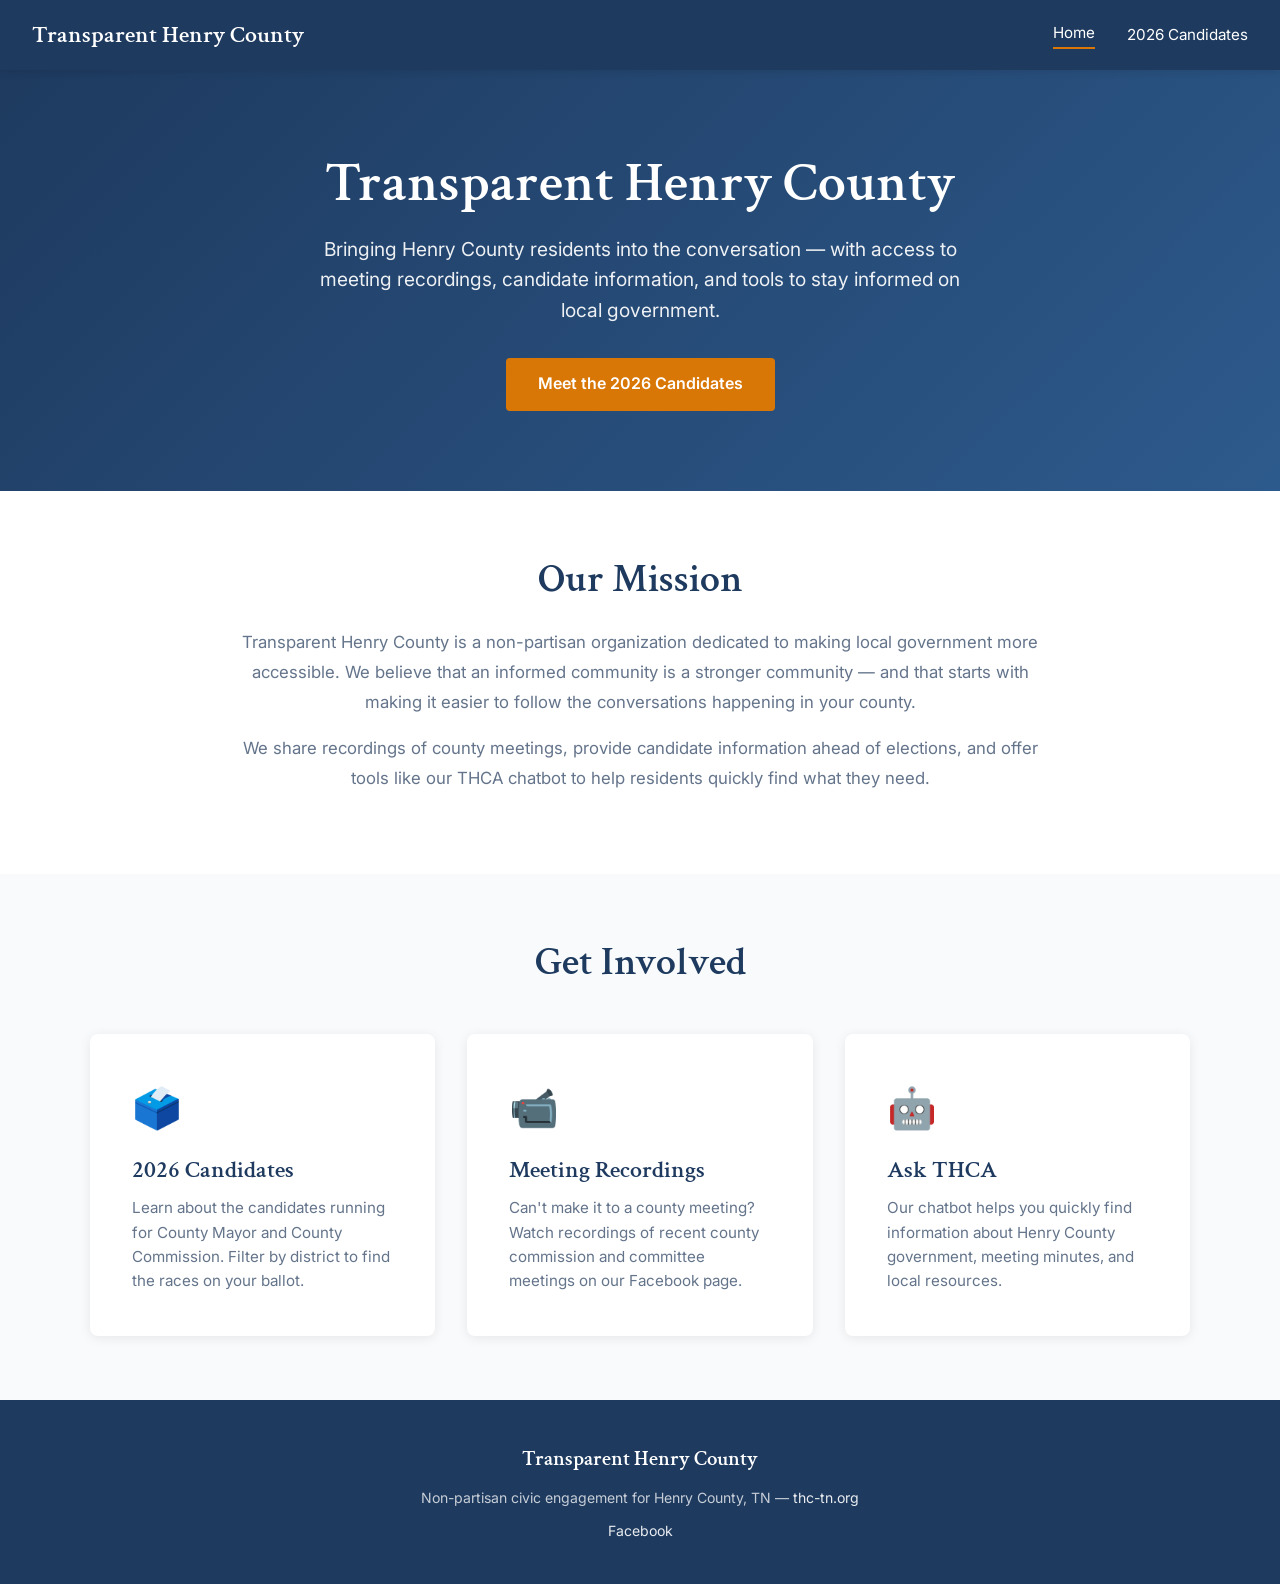
<file: index.html>
<!DOCTYPE html>
<html lang="en">
<head>
  <meta charset="UTF-8">
  <meta name="viewport" content="width=device-width, initial-scale=1.0">
  <title>Transparent Henry County</title>
  <meta name="description" content="Non-partisan civic engagement for Henry County, TN. Access meeting recordings, candidate information, and local government resources.">
  <link href="https://fonts.googleapis.com/css2?family=Crimson+Text:ital,wght@0,400;0,600;1,400&family=Inter:wght@300;400;500;600;700&display=swap" rel="stylesheet">
  <link rel="stylesheet" href="css/styles.css">
</head>
<body>

  <nav>
    <a href="index.html" class="logo">Transparent Henry County</a>
    <div class="nav-links">
      <a href="index.html" class="active">Home</a>
      <a href="candidates.html">2026 Candidates</a>
    </div>
  </nav>

  <main>
    <section class="hero">
      <div class="container">
        <h1>Transparent Henry County</h1>
        <p>Bringing Henry County residents into the conversation — with access to meeting recordings, candidate information, and tools to stay informed on local government.</p>
        <a href="candidates.html" class="hero-btn">Meet the 2026 Candidates</a>
      </div>
    </section>

    <section class="mission">
      <div class="container">
        <h2>Our Mission</h2>
        <p>
          Transparent Henry County is a non-partisan organization dedicated to making local government more accessible. We believe that an informed community is a stronger community — and that starts with making it easier to follow the conversations happening in your county.
        </p>
        <p>
          We share recordings of county meetings, provide candidate information ahead of elections, and offer tools like our THCA chatbot to help residents quickly find what they need.
        </p>
      </div>
    </section>

    <section class="tiles">
      <div class="container">
        <h2>Get Involved</h2>
        <div class="tile-grid">

          <a href="candidates.html" class="tile">
            <span class="tile-icon">🗳️</span>
            <h3>2026 Candidates</h3>
            <p>Learn about the candidates running for County Mayor and County Commission. Filter by district to find the races on your ballot.</p>
          </a>

          <a href="https://www.facebook.com/profile.php?id=61558137064702" target="_blank" rel="noopener noreferrer" class="tile">
            <span class="tile-icon">📹</span>
            <h3>Meeting Recordings</h3>
            <p>Can't make it to a county meeting? Watch recordings of recent county commission and committee meetings on our Facebook page.</p>
          </a>

          <a href="https://ai.thc-tn.org" target="_blank" rel="noopener noreferrer" class="tile">
            <span class="tile-icon">🤖</span>
            <h3>Ask THCA</h3>
            <p>Our chatbot helps you quickly find information about Henry County government, meeting minutes, and local resources.</p>
          </a>

        </div>
      </div>
    </section>
  </main>

  <footer>
    <span class="footer-logo">Transparent Henry County</span>
    <p>Non-partisan civic engagement for Henry County, TN &mdash; <a href="https://thc-tn.org">thc-tn.org</a></p>
    <p style="margin-top: 0.5rem;">
      <a href="https://www.facebook.com/profile.php?id=61558137064702" target="_blank" rel="noopener noreferrer">Facebook</a>
    </p>
  </footer>

</body>
</html>
</file>
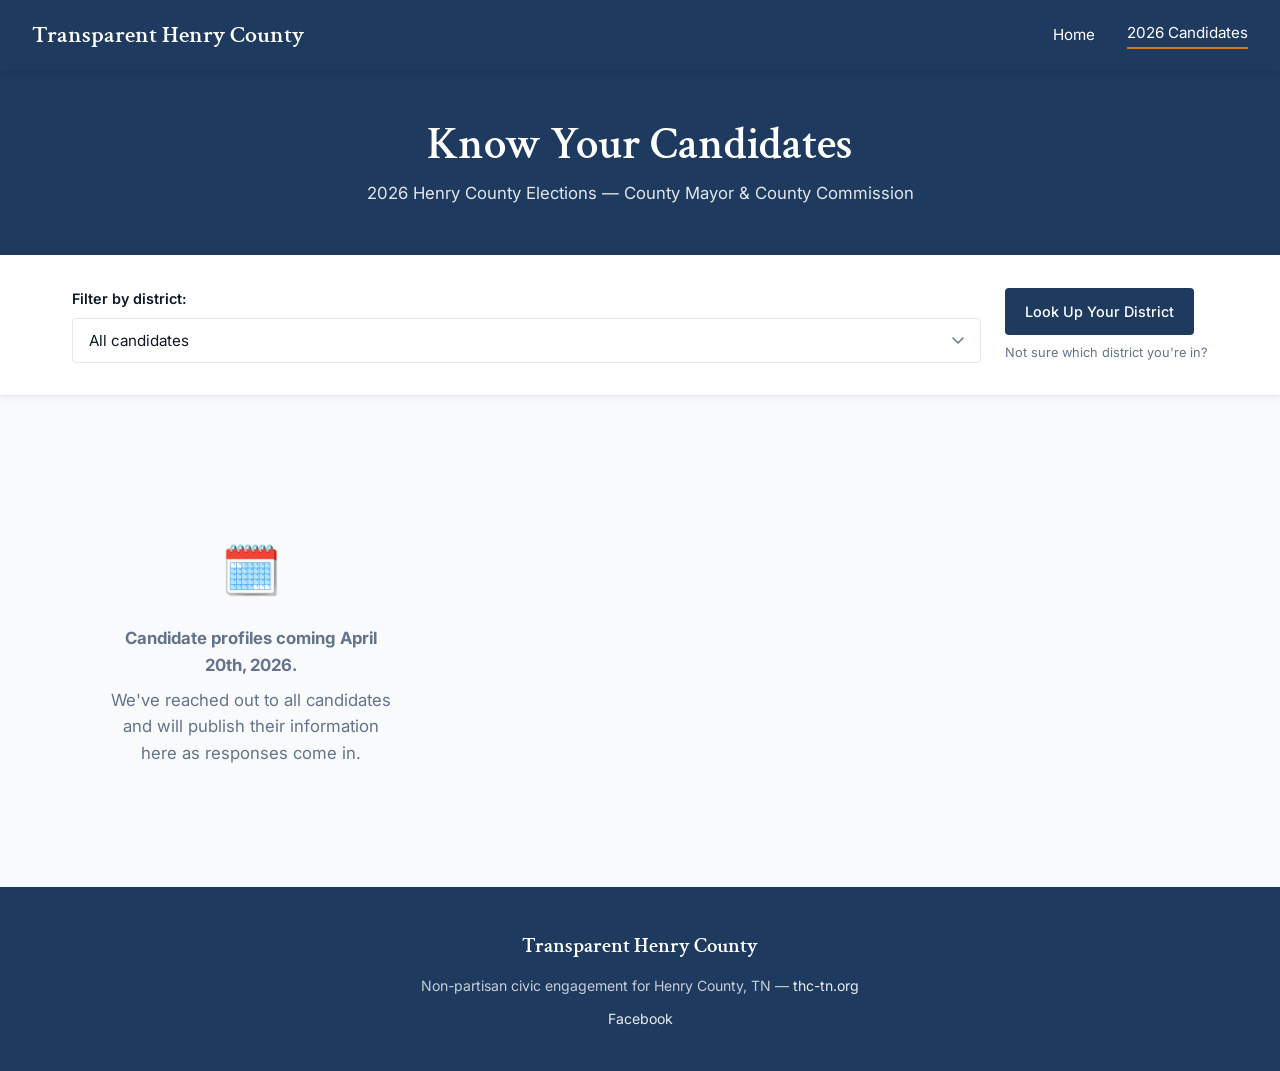
<file: candidates.html>
<!DOCTYPE html>
<html lang="en">
<head>
  <meta charset="UTF-8">
  <meta name="viewport" content="width=device-width, initial-scale=1.0">
  <title>2026 Candidates — Transparent Henry County</title>
  <meta name="description" content="Meet the candidates running for County Mayor and County Commission in Henry County, TN's 2026 elections.">
  <link href="https://fonts.googleapis.com/css2?family=Crimson+Text:ital,wght@0,400;0,600;1,400&family=Inter:wght@300;400;500;600;700&display=swap" rel="stylesheet">
  <link rel="stylesheet" href="css/styles.css">
</head>
<body>

  <nav>
    <a href="index.html" class="logo">Transparent Henry County</a>
    <div class="nav-links">
      <a href="index.html">Home</a>
      <a href="candidates.html" class="active">2026 Candidates</a>
    </div>
  </nav>

  <main>
    <div class="page-header">
      <div class="container">
        <h1>Know Your Candidates</h1>
        <p>2026 Henry County Elections &mdash; County Mayor &amp; County Commission</p>
      </div>
    </div>

    <div class="filter-bar">
      <div class="container">
        <div class="filter-group">
          <label for="district-filter">Filter by district:</label>
          <select id="district-filter">
            <option value="">All candidates</option>
            <option value="Countywide">County Mayor (Countywide)</option>
            <option value="1">District 1</option>
            <option value="2">District 2</option>
            <option value="3">District 3</option>
            <option value="4">District 4</option>
            <option value="5">District 5</option>
          </select>
        </div>
        <div class="filter-actions">
          <a
            href="https://web.go-vote-tn.elections.tn.gov/"
            target="_blank"
            rel="noopener noreferrer"
            class="lookup-btn"
          >
            Look Up Your District
          </a>
          <span class="district-help">Not sure which district you're in?</span>
        </div>
      </div>
    </div>

    <section class="candidates-section">
      <div class="container">
        <p class="results-meta" id="results-meta"></p>
        <div id="candidates-grid" class="candidates-grid">
          <div class="state-message">
            <span class="icon">🗓️</span>
            <p><strong>Candidate profiles coming April 20th, 2026.</strong></p>
            <p>We've reached out to all candidates and will publish their information here as responses come in.</p>
          </div>
        </div>
      </div>
    </section>
  </main>

  <footer>
    <span class="footer-logo">Transparent Henry County</span>
    <p>Non-partisan civic engagement for Henry County, TN &mdash; <a href="https://thc-tn.org">thc-tn.org</a></p>
    <p style="margin-top: 0.5rem;">
      <a href="https://www.facebook.com" target="_blank" rel="noopener noreferrer">Facebook</a>
    </p>
  </footer>

  <script>
    let allCandidates = [];

    function esc(str) {
      if (!str) return '';
      return String(str)
        .replace(/&/g, '&amp;')
        .replace(/</g, '&lt;')
        .replace(/>/g, '&gt;')
        .replace(/"/g, '&quot;')
        .replace(/'/g, '&#39;');
    }

    function getInitials(name) {
      return name
        .split(' ')
        .filter(w => w.length > 0)
        .slice(0, 2)
        .map(w => w[0].toUpperCase())
        .join('');
    }

    function districtLabel(district) {
      if (district === 'Countywide') return 'County Mayor (Countywide)';
      return 'District ' + district;
    }

function renderCandidates(candidates) {
      const grid = document.getElementById('candidates-grid');
      const meta = document.getElementById('results-meta');

      if (candidates.length === 0) {
        meta.textContent = '';
        const isFiltered = document.getElementById('district-filter').value !== '';
        grid.innerHTML = isFiltered
          ? `<div class="state-message">
               <span class="icon">🔍</span>
               <p>No candidates from this district yet. Check back April 20th, 2026.</p>
             </div>`
          : `<div class="state-message">
               <span class="icon">🗓️</span>
               <p><strong>Candidate profiles coming April 20th, 2026.</strong></p>
               <p>We've reached out to all candidates and will publish their information here as responses come in.</p>
             </div>`;
        return;
      }

      const selectedDistrict = document.getElementById('district-filter').value;
      if (selectedDistrict) {
        meta.innerHTML = `Showing <strong>${candidates.length}</strong> candidate${candidates.length !== 1 ? 's' : ''} for <strong>${districtLabel(selectedDistrict)}</strong>`;
      } else {
        meta.innerHTML = `Showing all <strong>${candidates.length}</strong> candidate${candidates.length !== 1 ? 's' : ''}`;
      }

      grid.innerHTML = candidates.map((c, i) => {
        const photoEl = c.photo
          ? `<img src="${esc(c.photo)}" alt="${esc(c.name)}">`
          : `<div class="candidate-avatar">${getInitials(esc(c.name))}</div>`;

        const detailOccupation = c.occupation
          ? `<div class="candidate-detail">
               <div class="candidate-detail-label">Occupation</div>
               <div class="candidate-detail-value">${esc(c.occupation)}</div>
             </div>`
          : '';

        const detailBackground = c.background
          ? `<div class="candidate-detail">
               <div class="candidate-detail-label">Background</div>
               <div class="candidate-detail-value">${esc(c.background)}</div>
             </div>`
          : '';

        const bioSection = c.bio
          ? `<div class="candidate-bio"><strong>In Their Own Words:</strong> ${esc(c.bio)}</div>`
          : '';

        const emailLink = c.contact
          ? `<a href="mailto:${esc(c.contact)}" class="candidate-link">&#9993; Email</a>`
          : '';

        const websiteLink = c.website
          ? `<a href="${esc(c.website)}" target="_blank" rel="noopener noreferrer" class="candidate-link">&#127758; Website</a>`
          : '';

        const links = (emailLink || websiteLink)
          ? `<div class="candidate-links">${emailLink}${websiteLink}</div>`
          : '';

        return `
          <div class="candidate-card" style="animation-delay: ${i * 0.05}s">
            <div class="candidate-photo">${photoEl}</div>
            <div class="candidate-content">
              <div class="candidate-name">${esc(c.name)}</div>
              <div class="candidate-office">${esc(c.office)}</div>
              ${detailOccupation}
              ${detailBackground}
              ${bioSection}
              ${links}
            </div>
          </div>`;
      }).join('');
    }

    function filterCandidates() {
      const district = document.getElementById('district-filter').value;
      const filtered = district
        ? allCandidates.filter(c => c.district === district)
        : allCandidates;
      renderCandidates(filtered);
    }

    document.getElementById('district-filter').addEventListener('change', filterCandidates);

    fetch('data/candidates.json')
      .then(res => {
        if (!res.ok) throw new Error('Could not load candidates.');
        return res.json();
      })
      .then(data => {
        allCandidates = data;
        renderCandidates(allCandidates);
      })
      .catch(err => {
        console.error(err);
        document.getElementById('candidates-grid').innerHTML = `
          <div class="state-message">
            <span class="icon">⚠️</span>
            <p>Candidate information could not be loaded. Please try again later.</p>
          </div>`;
      });
  </script>

</body>
</html>
</file>
<file: css/styles.css>
* {
  margin: 0;
  padding: 0;
  box-sizing: border-box;
}

:root {
  --primary: #1e3a5f;
  --accent: #d97706;
  --light: #f8fafc;
  --neutral: #64748b;
  --border: #e2e8f0;
  --text: #0f172a;
}

body {
  font-family: 'Inter', sans-serif;
  background-color: var(--light);
  color: var(--text);
  line-height: 1.6;
  display: flex;
  flex-direction: column;
  min-height: 100vh;
}

main {
  flex: 1;
}

h1, h2, h3 {
  font-family: 'Crimson Text', serif;
  font-weight: 600;
  line-height: 1.2;
}

h1 { font-size: 3.5rem; }
h2 { font-size: 2.5rem; }
h3 { font-size: 1.5rem; }

/* Navigation */
nav {
  background: var(--primary);
  color: white;
  padding: 1rem 2rem;
  display: flex;
  justify-content: space-between;
  align-items: center;
  position: sticky;
  top: 0;
  z-index: 100;
  box-shadow: 0 2px 8px rgba(0,0,0,0.1);
}

nav .logo {
  font-family: 'Crimson Text', serif;
  font-size: 1.5rem;
  font-weight: 600;
  color: white;
  text-decoration: none;
}

nav .nav-links {
  display: flex;
  gap: 2rem;
  align-items: center;
}

nav a {
  color: white;
  text-decoration: none;
  font-size: 0.95rem;
  transition: opacity 0.2s;
}

nav a:hover {
  opacity: 0.8;
}

nav a.active {
  border-bottom: 2px solid var(--accent);
  padding-bottom: 2px;
}

/* Container */
.container {
  max-width: 1200px;
  margin: 0 auto;
  padding: 0 2rem;
}

/* Hero */
.hero {
  background: linear-gradient(135deg, var(--primary) 0%, #2d5a8c 100%);
  color: white;
  padding: 5rem 2rem;
  text-align: center;
  animation: fadeIn 0.8s ease-out;
}

.hero h1 {
  margin-bottom: 1rem;
  color: white;
}

.hero p {
  font-size: 1.2rem;
  opacity: 0.92;
  max-width: 680px;
  margin: 0 auto 2rem;
}

.hero-btn {
  display: inline-block;
  background: var(--accent);
  color: white;
  text-decoration: none;
  padding: 0.85rem 2rem;
  border-radius: 4px;
  font-weight: 600;
  font-size: 1rem;
  transition: background 0.2s;
}

.hero-btn:hover {
  background: #b86200;
}

/* Mission */
.mission {
  background: white;
  padding: 4rem 2rem;
}

.mission .container {
  max-width: 900px;
}

.mission h2 {
  color: var(--primary);
  margin-bottom: 1.5rem;
  text-align: center;
}

.mission p {
  font-size: 1.05rem;
  color: var(--neutral);
  text-align: center;
  line-height: 1.8;
  margin-bottom: 1rem;
}

/* Tiles */
.tiles {
  padding: 4rem 2rem;
  background: var(--light);
}

.tiles h2 {
  text-align: center;
  color: var(--primary);
  margin-bottom: 3rem;
}

.tile-grid {
  display: grid;
  grid-template-columns: repeat(auto-fit, minmax(280px, 1fr));
  gap: 2rem;
  max-width: 1100px;
  margin: 0 auto;
}

.tile {
  background: white;
  padding: 2.5rem;
  border-radius: 8px;
  box-shadow: 0 2px 12px rgba(0,0,0,0.08);
  transition: all 0.25s ease;
  text-decoration: none;
  color: var(--text);
  border: 2px solid transparent;
  display: block;
}

.tile:hover {
  transform: translateY(-4px);
  box-shadow: 0 8px 24px rgba(0,0,0,0.14);
  border-color: var(--accent);
}

.tile h3 {
  color: var(--primary);
  margin-bottom: 0.75rem;
}

.tile p {
  color: var(--neutral);
  font-size: 0.95rem;
  line-height: 1.6;
}

.tile-icon {
  font-size: 2.5rem;
  margin-bottom: 1rem;
  display: block;
}

.tile-disabled {
  opacity: 0.55;
  cursor: default;
  pointer-events: none;
}

.tile-tag {
  display: inline-block;
  margin-top: 1rem;
  font-size: 0.78rem;
  font-weight: 600;
  color: var(--neutral);
  text-transform: uppercase;
  letter-spacing: 0.5px;
  background: var(--light);
  padding: 0.25rem 0.6rem;
  border-radius: 3px;
}

/* Page Header (non-hero, inner pages) */
.page-header {
  background: var(--primary);
  color: white;
  padding: 3rem 2rem;
  text-align: center;
}

.page-header h1 {
  font-size: 2.8rem;
  color: white;
  margin-bottom: 0.5rem;
}

.page-header p {
  opacity: 0.88;
  font-size: 1.05rem;
}

/* District Filter Bar */
.filter-bar {
  background: white;
  padding: 2rem;
  border-bottom: 1px solid var(--border);
  position: sticky;
  top: 64px;
  z-index: 50;
  box-shadow: 0 2px 8px rgba(0,0,0,0.06);
}

.filter-bar .container {
  display: flex;
  gap: 1.5rem;
  align-items: flex-end;
  flex-wrap: wrap;
}

.filter-group {
  flex: 1;
  min-width: 220px;
}

.filter-group label {
  display: block;
  font-weight: 600;
  margin-bottom: 0.5rem;
  color: var(--text);
  font-size: 0.9rem;
}

.filter-group select {
  width: 100%;
  padding: 0.75rem 1rem;
  border: 1px solid var(--border);
  border-radius: 4px;
  font-family: 'Inter', sans-serif;
  font-size: 0.95rem;
  cursor: pointer;
  background: white;
  color: var(--text);
  appearance: none;
  background-image: url("data:image/svg+xml,%3Csvg xmlns='http://www.w3.org/2000/svg' width='12' height='8' viewBox='0 0 12 8'%3E%3Cpath d='M1 1l5 5 5-5' stroke='%2364748b' stroke-width='1.5' fill='none' stroke-linecap='round'/%3E%3C/svg%3E");
  background-repeat: no-repeat;
  background-position: right 1rem center;
  padding-right: 2.5rem;
}

.filter-group select:focus {
  outline: none;
  border-color: var(--accent);
  box-shadow: 0 0 0 3px rgba(217,119,6,0.12);
}

.filter-actions {
  display: flex;
  flex-direction: column;
  gap: 0.5rem;
  align-items: flex-start;
}

.lookup-btn {
  background: var(--primary);
  color: white;
  border: none;
  padding: 0.75rem 1.25rem;
  border-radius: 4px;
  cursor: pointer;
  font-weight: 500;
  font-family: 'Inter', sans-serif;
  font-size: 0.9rem;
  text-decoration: none;
  display: inline-block;
  transition: background 0.2s;
  white-space: nowrap;
}

.lookup-btn:hover {
  background: #152d47;
}

.district-help {
  font-size: 0.8rem;
  color: var(--neutral);
}

/* Candidates Section */
.candidates-section {
  padding: 3rem 2rem;
}

.results-meta {
  margin-bottom: 1.5rem;
  color: var(--neutral);
  font-size: 0.9rem;
}

.results-meta strong {
  color: var(--text);
}

.candidates-grid {
  display: grid;
  grid-template-columns: repeat(auto-fill, minmax(340px, 1fr));
  gap: 2rem;
}

/* Candidate Card */
.candidate-card {
  background: white;
  border-radius: 8px;
  overflow: hidden;
  box-shadow: 0 2px 12px rgba(0,0,0,0.08);
  transition: all 0.25s ease;
  animation: slideUp 0.4s ease-out both;
}

.candidate-card:hover {
  box-shadow: 0 8px 24px rgba(0,0,0,0.12);
  transform: translateY(-3px);
}

.candidate-photo {
  width: 100%;
  height: 260px;
  display: flex;
  align-items: center;
  justify-content: center;
  overflow: hidden;
  background: linear-gradient(135deg, #dbeafe 0%, #ede9fe 100%);
}

.candidate-photo img {
  width: 100%;
  height: 100%;
  object-fit: cover;
  object-position: top;
}

.candidate-avatar {
  width: 100px;
  height: 100px;
  border-radius: 50%;
  background: var(--primary);
  color: white;
  display: flex;
  align-items: center;
  justify-content: center;
  font-family: 'Crimson Text', serif;
  font-size: 2.5rem;
  font-weight: 600;
  letter-spacing: -1px;
}

.candidate-content {
  padding: 1.5rem;
}

.candidate-name {
  font-size: 1.5rem;
  font-family: 'Crimson Text', serif;
  color: var(--primary);
  margin-bottom: 0.25rem;
}

.candidate-office {
  color: var(--accent);
  font-weight: 600;
  font-size: 0.82rem;
  margin-bottom: 1.25rem;
  text-transform: uppercase;
  letter-spacing: 0.6px;
}

.candidate-detail {
  margin-bottom: 0.85rem;
  font-size: 0.9rem;
}

.candidate-detail-label {
  font-weight: 600;
  color: var(--text);
  font-size: 0.82rem;
  text-transform: uppercase;
  letter-spacing: 0.3px;
  margin-bottom: 0.2rem;
}

.candidate-detail-value {
  color: var(--neutral);
}

.candidate-bio {
  border-top: 1px solid var(--border);
  padding-top: 1rem;
  margin-top: 1rem;
  font-size: 0.92rem;
  line-height: 1.65;
  color: var(--neutral);
}

.candidate-bio strong {
  color: var(--text);
}

.candidate-links {
  display: flex;
  gap: 0.6rem;
  margin-top: 1.25rem;
  flex-wrap: wrap;
}

.candidate-link {
  display: inline-block;
  padding: 0.45rem 0.9rem;
  background: var(--light);
  color: var(--primary);
  text-decoration: none;
  border-radius: 4px;
  font-size: 0.83rem;
  font-weight: 500;
  transition: all 0.2s;
  border: 1px solid var(--border);
}

.candidate-link:hover {
  background: var(--primary);
  color: white;
  border-color: var(--primary);
}

/* States */
.state-message {
  text-align: center;
  padding: 4rem 2rem;
  color: var(--neutral);
}

.state-message p {
  font-size: 1.05rem;
  margin-bottom: 0.5rem;
}

.state-message .icon {
  font-size: 3rem;
  margin-bottom: 1rem;
  display: block;
}

/* Footer */
footer {
  background: var(--primary);
  color: rgba(255,255,255,0.75);
  padding: 2.5rem 2rem;
  text-align: center;
  font-size: 0.88rem;
  line-height: 1.8;
}

footer a {
  color: rgba(255,255,255,0.9);
  text-decoration: none;
}

footer a:hover {
  color: white;
}

footer .footer-logo {
  font-family: 'Crimson Text', serif;
  font-size: 1.3rem;
  color: white;
  font-weight: 600;
  margin-bottom: 0.5rem;
  display: block;
}

/* Animations */
@keyframes fadeIn {
  from { opacity: 0; }
  to { opacity: 1; }
}

@keyframes slideUp {
  from {
    opacity: 0;
    transform: translateY(16px);
  }
  to {
    opacity: 1;
    transform: translateY(0);
  }
}

/* Responsive */
@media (max-width: 768px) {
  h1 { font-size: 2.4rem; }
  h2 { font-size: 1.8rem; }

  nav {
    flex-direction: column;
    gap: 0.75rem;
    padding: 1rem;
    position: static;
  }

  .filter-bar {
    position: static;
  }

  .filter-bar .container {
    flex-direction: column;
  }

  .candidates-grid {
    grid-template-columns: 1fr;
  }

  .hero {
    padding: 3.5rem 1.5rem;
  }
}
</file>
